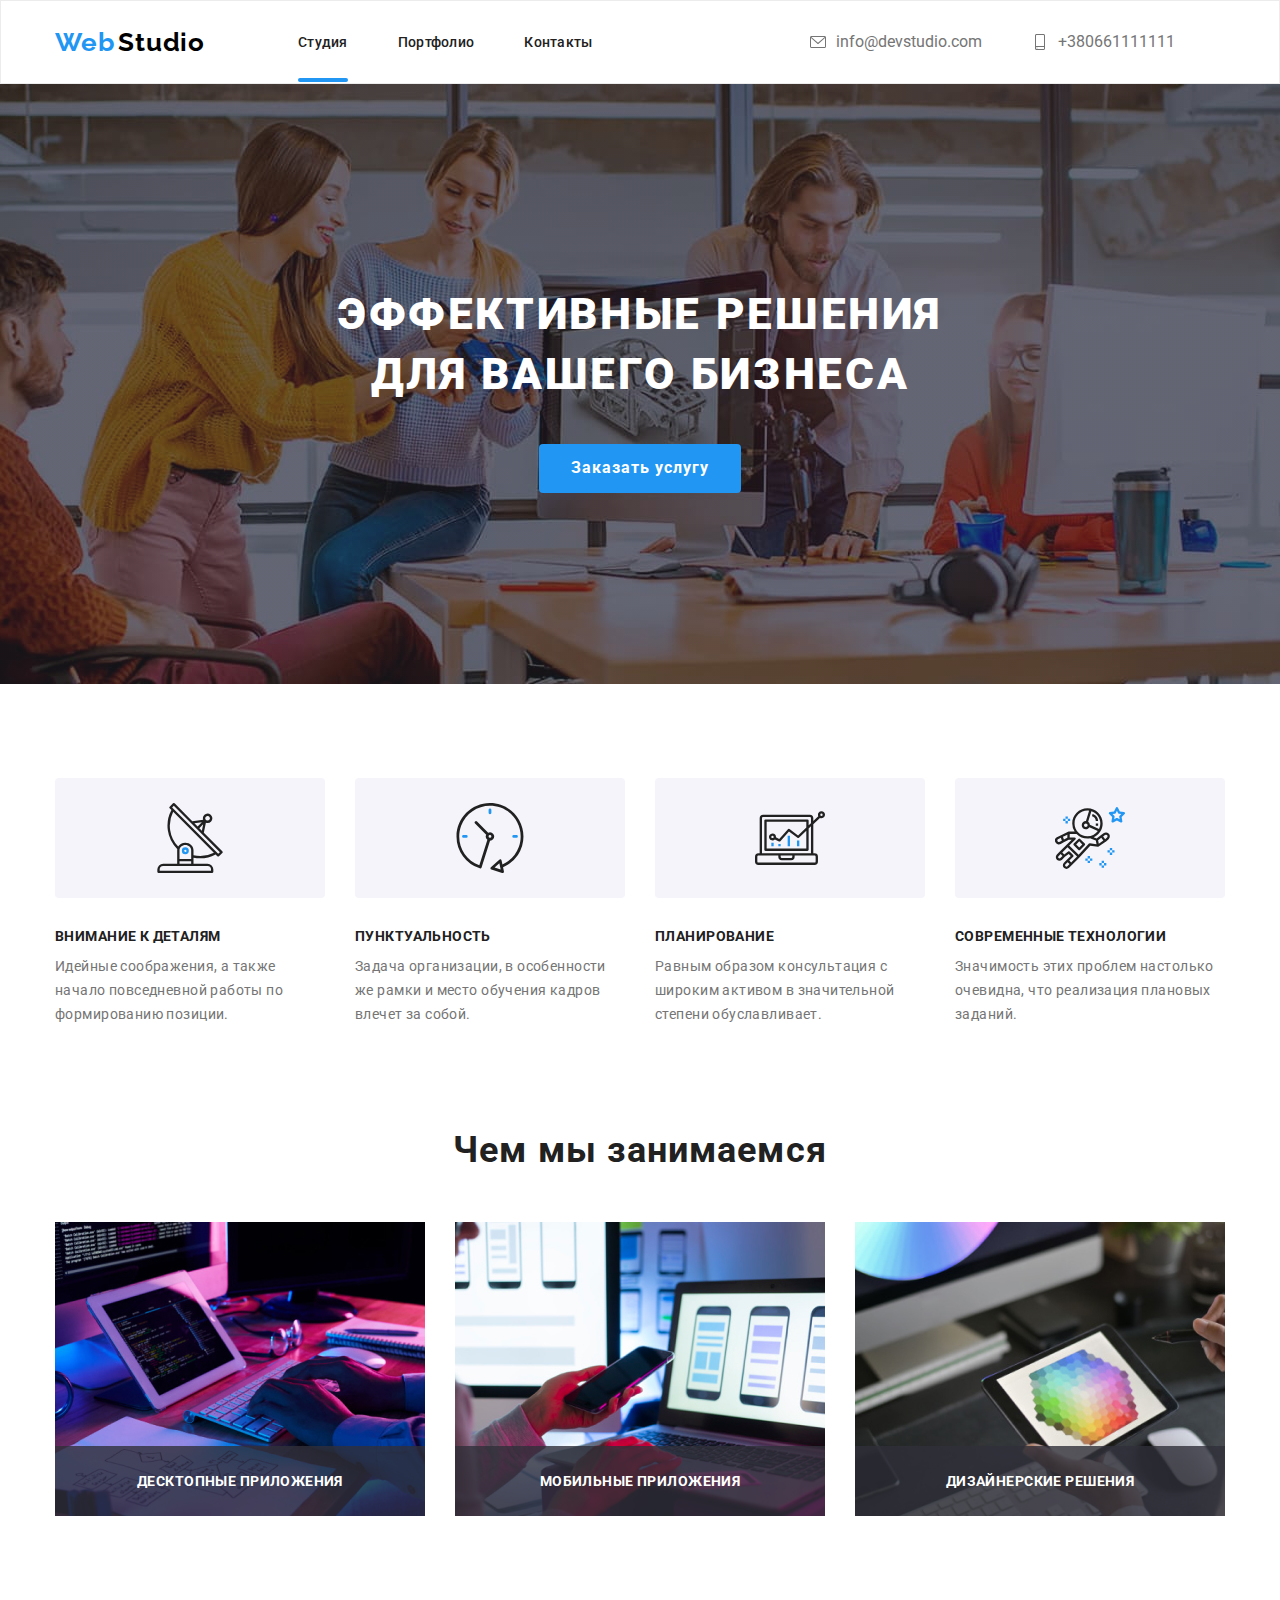
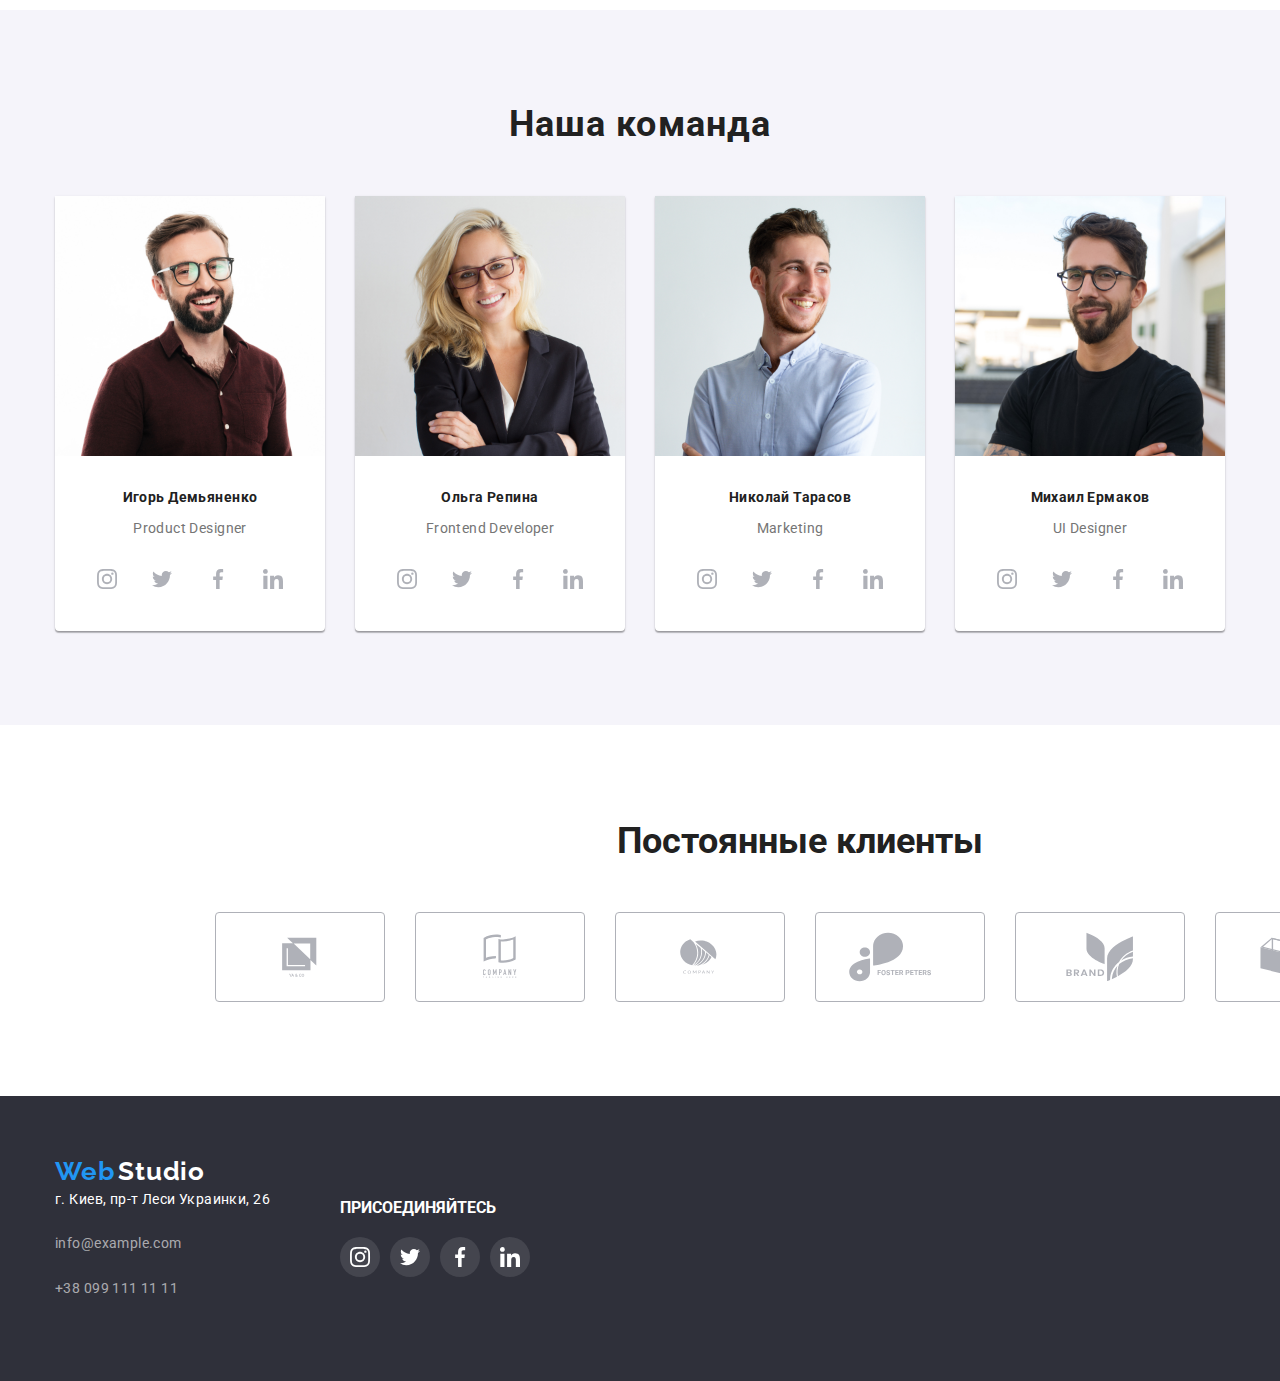
<file: index.html>
<!DOCTYPE html>
<html lang="en">
<head>
  <meta charset="UTF-8">
  <meta name="viewport" content="width=device-width, initial-scale=1.0">
  <title>WebStudio</title>
  <link rel="stylesheet" href="https://cdnjs.cloudflare.com/ajax/libs/modern-normalize/1.0.0/modern-normalize.min.css">
  <link rel="stylesheet" href="./css/styles.css" />
  <link rel="preconnect" href="https://fonts.gstatic.com">
  <link href="https://fonts.googleapis.com/css2?family=Raleway:wght@700&family=Roboto:wght@500;700;900&display=swap" rel="stylesheet">

</head>
<body>
<header class="header"> 
  <div class="container">
    <nav class="header-nav">
       <a href="./index.html" class="logo-header">
       <span class="logo-web">Web</span>
       <span class="logo-studio">Studio</span>
      </a>

      <ul class="list">  
        <li class="item"> <a class="header-link current" href="">Студия</a></li>
        <li class="item"> <a class="header-link" href="./portfolio.html">Портфолио</a></li>
        <li class="item"> <a class="header-link" href="">Контакты</a></li>
      </ul>

    </nav>
    <ul class="contact-list">     
      <li class="item">    
        <a class="tel-link" href="malito:info@example.com">       
          <svg class="item-icon" width="16" height="16"> 
            <use href="./images/symbol-defs.svg#icon-envelope"></use>        
          </svg>        
          info@devstudio.com        
        </a>       
      </li>        
      <li class="item">                 
        <a class="tel-link" href="tel +380991111111">      
      <svg class="item-icon" width="16" height="16">
        <use href="./images/symbol-defs.svg#icon-smartphone"></use>
      </svg>
        +380661111111
    </a></li>
    </ul>
  </div>
</header>

<main class="main-background">

  <section class="hero">
    <div class="container">

    <h1 class="title-list">Эффективные решения для вашего бизнеса</h1>
   <div class="big-button"> <button class="hero-button">Заказать услугу</button></div>
    </div>
  </section>

  <section class="sec-hero">
    <div class="container">

    <ul class="main-list">
      <li class="main-item">
        <div class="background-icon">
          <svg class="icon-group" height="70" width="70">
            <use href="./images/symbol-defs.svg#icon-antenna-1"></use>
          </svg>
        </div>
        <h2 class="main-text">Внимание к деталям</h2>
        <p class="sec-text">Идейные соображения, а также начало повседневной работы по формированию позиции.
        </p>
      </li>
      <li class="main-item">
        <div class="background-icon">
          <svg class="icon-group" height="70" width="70">
            <use href="./images/symbol-defs.svg#icon-clock-1"></use>
          </svg>
        </div>

        <h2 class="main-text">Пунктуальность</h2>
        <p class="sec-text">Задача организации, в особенности же рамки и место обучения кадров влечет за собой.

        </p>

      </li>
      <li class="main-item">
        <div class="background-icon">
          <svg class="icon-group" height="70" width="70">
            <use href="./images/symbol-defs.svg#icon-diagram-1"></use>
          </svg>
        </div>
      
        <h3 class="main-text">Планирование</h3>
        <p class="sec-text">Равным образом консультация с широким активом в значительной степени обуславливает.
        
        </li>
        <li class="main-item">
          <div class="background-icon">
            <svg class="icon-group" height="70" width="70">
              <use href="./images/symbol-defs.svg#icon-astronaut-1"></use>
            </svg>
          </div>
          
          <h3 class="main-text">Современные технологии</h3>
          <p class="sec-text">Значимость этих проблем настолько очевидна, что реализация плановых заданий.

          </li>
        </ul>

    </div>
      </section>
      <section class="study-section">
        <div class="container">

        <h2 class="footer-text">Чем мы занимаемся</h2>
          <ul class="gallery">
            <li class="img"> 
              <div class="overlay-box">
              <img class="img-box" src="images/imgBox1.jpg" 
              alt="Человек печатает на компьютере" 
              width="370" height="294">  

              <div class="overlay-text">
                <p class="overlay-text-box">Десктопные приложения</p>
              </div>
            </div>
          
          </li>
          <li class="img"> 
            <div class="overlay-box">
            <img class="img-box" src="images/imgBox2.jpg" 
            alt="Человек смотрит в телефон" 
            width="370" height="294">  
            <div class="overlay-text">
              <p class="overlay-text-box">Мобильные приложения</p>
            </div>

            </div>
         
        </li>
        <li class="img"> 
          <div class="overlay-box">
          <img class="img-box" src="images/imgBox3.jpg" 
          alt="Человек выбирает цвета на планшете" 
          width="370" height="294"> 
          <div class="overlay-text">
            <p class="overlay-text-box">Дизайнерские решения</p>
          </div> 

          </div>
      </li>
    </ul>
        </div>
  </section>
  <section class="team-section">
    <div class="container">
    
    <h2 class="footer-text">Наша команда</h2>
    <ul class="team">
      <li class="team-card"> 
        <img class="img-background" src="images/img1.jpg"
        alt="Веселый мужчина"
        width="270" >
        <div class="team-member">
        <h2 class="name-team">Игорь Демьяненко</h2>
        <p class="about-team">Product Designer</p>
      <ul class="social-link">
        <li class="bg-color">
          <a href class="social-icon-link">
            <svg class="color-icon" width="20" height="20">
              <use href="./images/symbol-defs.svg#icon-instagram-2"></use>
            </svg>
          </a>
        </li>
        <li class="bg-color">
          <a href class="social-icon-link">
            <svg class="color-icon" width="20" height="20">
              <use href="./images/symbol-defs.svg#icon-twitter-1"></use>
            </svg>
          </a>
        </li>
        <li class="bg-color">
          <a href class="social-icon-link">
            <svg class="color-icon" width="20" height="20">
              <use href="./images/symbol-defs.svg#icon-facebook-1"></use>
            </svg>
          </a>
        </li>
        <li class="bg-color">
          <a href class="social-icon-link">
            <svg class="color-icon" width="20" height="20">
              <use href="./images/symbol-defs.svg#icon-linkedin-1"></use>
            </svg>
          </a>
        </li>
      
        
        
      </li>
      </div>
      <li class="team-card"> 
        
        <img class="img-background" src="images/img2.jpg"
        alt="Улыбающаяся женщина"
        width="270" >
        <div class="team-member">
        <h3 class="name-team">Ольга Репина</h3>
        <p class="about-team">Frontend Developer</p>
      
        <ul class="social-link">
          <li class="bg-color">
            <a href class="social-icon-link">
              <svg class="color-icon" width="20" height="20">
                <use href="./images/symbol-defs.svg#icon-instagram-2"></use>
              </svg>
            </a>
          </li>
          <li class="bg-color">
            <a href class="social-icon-link">
              <svg class="color-icon" width="20" height="20">
                <use href="./images/symbol-defs.svg#icon-twitter-1"></use>
              </svg>
            </a>
          </li>
          <li class="bg-color">
            <a href class="social-icon-link">
              <svg class="color-icon" width="20" height="20">
                <use href="./images/symbol-defs.svg#icon-facebook-1"></use>
              </svg>
            </a>
          </li>
          <li class="bg-color">
            <a href class="social-icon-link">
              <svg class="color-icon" width="20" height="20">
                <use href="./images/symbol-defs.svg#icon-linkedin-1"></use>
              </svg>
            </a>
          </li>
         </ul>
        </div>
      </li> 
      <li class="team-card"> 
        
        <img class="img-background" src="images/img3.jpg"
        alt="Веселый мужчина"
        width="270" >
        <div class="team-member">
        
        <h3 class="name-team">Николай Тарасов</h3>
        <p class="about-team">Marketing</p>
        <ul class="social-link">
          <li class="bg-color">
            <a href class="social-icon-link">
              <svg class="color-icon" width="20" height="20">
                <use href="./images/symbol-defs.svg#icon-instagram-2"></use>
              </svg>
            </a>
          </li>
          <li class="bg-color">
            <a href class="social-icon-link">
              <svg class="color-icon" width="20" height="20">
                <use href="./images/symbol-defs.svg#icon-twitter-1"></use>
              </svg>
            </a>
          </li>
          <li class="bg-color">
            <a href class="social-icon-link">
              <svg class="color-icon" width="20" height="20">
                <use href="./images/symbol-defs.svg#icon-facebook-1"></use>
              </svg>
            </a>
          </li>
          <li class="bg-color">
            <a href class="social-icon-link">
              <svg class="color-icon" width="20" height="20">
                <use href="./images/symbol-defs.svg#icon-linkedin-1"></use>
              </svg>
            </a>
          </li>
        </ul>
      </div>
        
      </li> 
      <li class="team-card"> 
        
        <img class="img-background" src="images/img4.jpg"
        alt="Веселый мужчина"
        width="270" >
        <div class="team-member">
        
        <h3 class="name-team">Михаил Ермаков</h3>
        <p class="about-team">UI Designer</p>
        <ul class="social-link">
          <li class="bg-color">
            <a href class="social-icon-link">
              <svg class="color-icon" width="20" height="20">
                <use href="./images/symbol-defs.svg#icon-instagram-2"></use>
              </svg>
            </a>
          </li>
          <li class="bg-color">
            <a href class="social-icon-link">
              <svg class="color-icon" width="20" height="20">
                <use href="./images/symbol-defs.svg#icon-twitter-1"></use>
              </svg>
            </a>
          </li>
          <li class="bg-color">
            <a href class="social-icon-link">
              <svg class="color-icon" width="20" height="20">
                <use href="./images/symbol-defs.svg#icon-facebook-1"></use>
              </svg>
            </a>
          </li>
          <li class="bg-color">
            <a href class="social-icon-link">
              <svg class="color-icon" width="20" height="20">
                <use href="./images/symbol-defs.svg#icon-linkedin-1"></use>
              </svg>
            </a>
          </li>
        </ul>
      </div>
      </li> 
      </ul>

    </div>
  </section>
<section class="our-clients">
  <div class="container">
    <h2 class="section-title-clients">Постоянные клиенты</h2>
    <ul class="clients-icon-list">
      <li class="clients-list-item">
        <a href class="client-link">
          <svg class="company-icon" widht="44" height="50">
            <use href="./images/client-icon.svg#icon-Logo"></use>
          </svg>
        </a>
      </li>
      <li class="clients-list-item">
        <a href class="client-link">
          <svg class="company-icon" widht="44" height="50">
            <use href="./images/client-icon.svg#icon-Logo-1"></use>
          </svg>
        </a>
      </li>
      <li class="clients-list-item">
        <a href class="client-link">
          <svg class="company-icon" widht="44" height="50">
            <use href="./images/client-icon.svg#icon-Logo-2"></use>
          </svg>
        </a>
      </li>
      <li class="clients-list-item">
        <a href class="client-link">
          <svg class="company-icon" widht="44" height="50">
            <use href="./images/client-icon.svg#icon-Logo-3"></use>
          </svg>
        </a>
      </li>
      <li class="clients-list-item">
        <a href class="client-link">
          <svg class="company-icon" widht="44" height="50">
            <use href="./images/client-icon.svg#icon-Logo-4"></use>
          </svg>
        </a>
      </li>
      <li class="clients-list-item">
        <a href class="client-link">
          <svg class="company-icon" widht="44" height="50">
            <use href="./images/client-icon.svg#icon-Logo-5"></use>
          </svg>
        </a>
      </li>

    </ul>
  </div>
</section>

</main>

<footer class="main-footer">
  <div class="container">

    <div class="footer-container">
    <a href="./index.html" class="last-logo">
      <span class="logo-web">Web</span>
      <span class="logo-studio-footer">Studio</span>
    </a>
    <address class="addres">
      <ul class="footer-adress">
        <li class="footer-contact">
          <p class="footer-street"> г. Киев, пр-т Леси Украинки, 26 </p>
        </li>
        <li class="footer-contact"><a class="footer-tel" href="malito:info@example.com">
            info@example.com</a></li>
        <li class="footer-contact"><a class="footer-tel" href="tel +380991111111">
            +38 099 111 11 11 </a></li>
      </ul>
    </address>
    </div>

    <div class="footer-link-container">
      <p class="invite-text">присоединяйтесь</p>
      
      <ul class="footer-social-item">
        <li>
          <a href class="footer-social-links">
            <svg widht="20" height="20">
              <use href="./images/symbol-defs.svg#icon-instagram-2"></use>
            </svg>
          </a>
        </li>
        
        <li>
          <a href class="footer-social-links">
            <svg widht="20" height="20">
              <use href="./images/symbol-defs.svg#icon-twitter-1"></use>
            </svg>
          </a>
        </li>
        <li>
          <a href class="footer-social-links">
            <svg widht="20" height="20">
              <use href="./images/symbol-defs.svg#icon-facebook-1"></use>
            </svg>
          </a>
        </li>
        <li>
          <a href class="footer-social-links">
            <svg widht="20" height="20">
              <use href="./images/symbol-defs.svg#icon-linkedin-1"></use>
            </svg>
          </a>
        </li>
      </ul>
    </div>

  </div>

 
</footer>

</body>
</html>
</file>
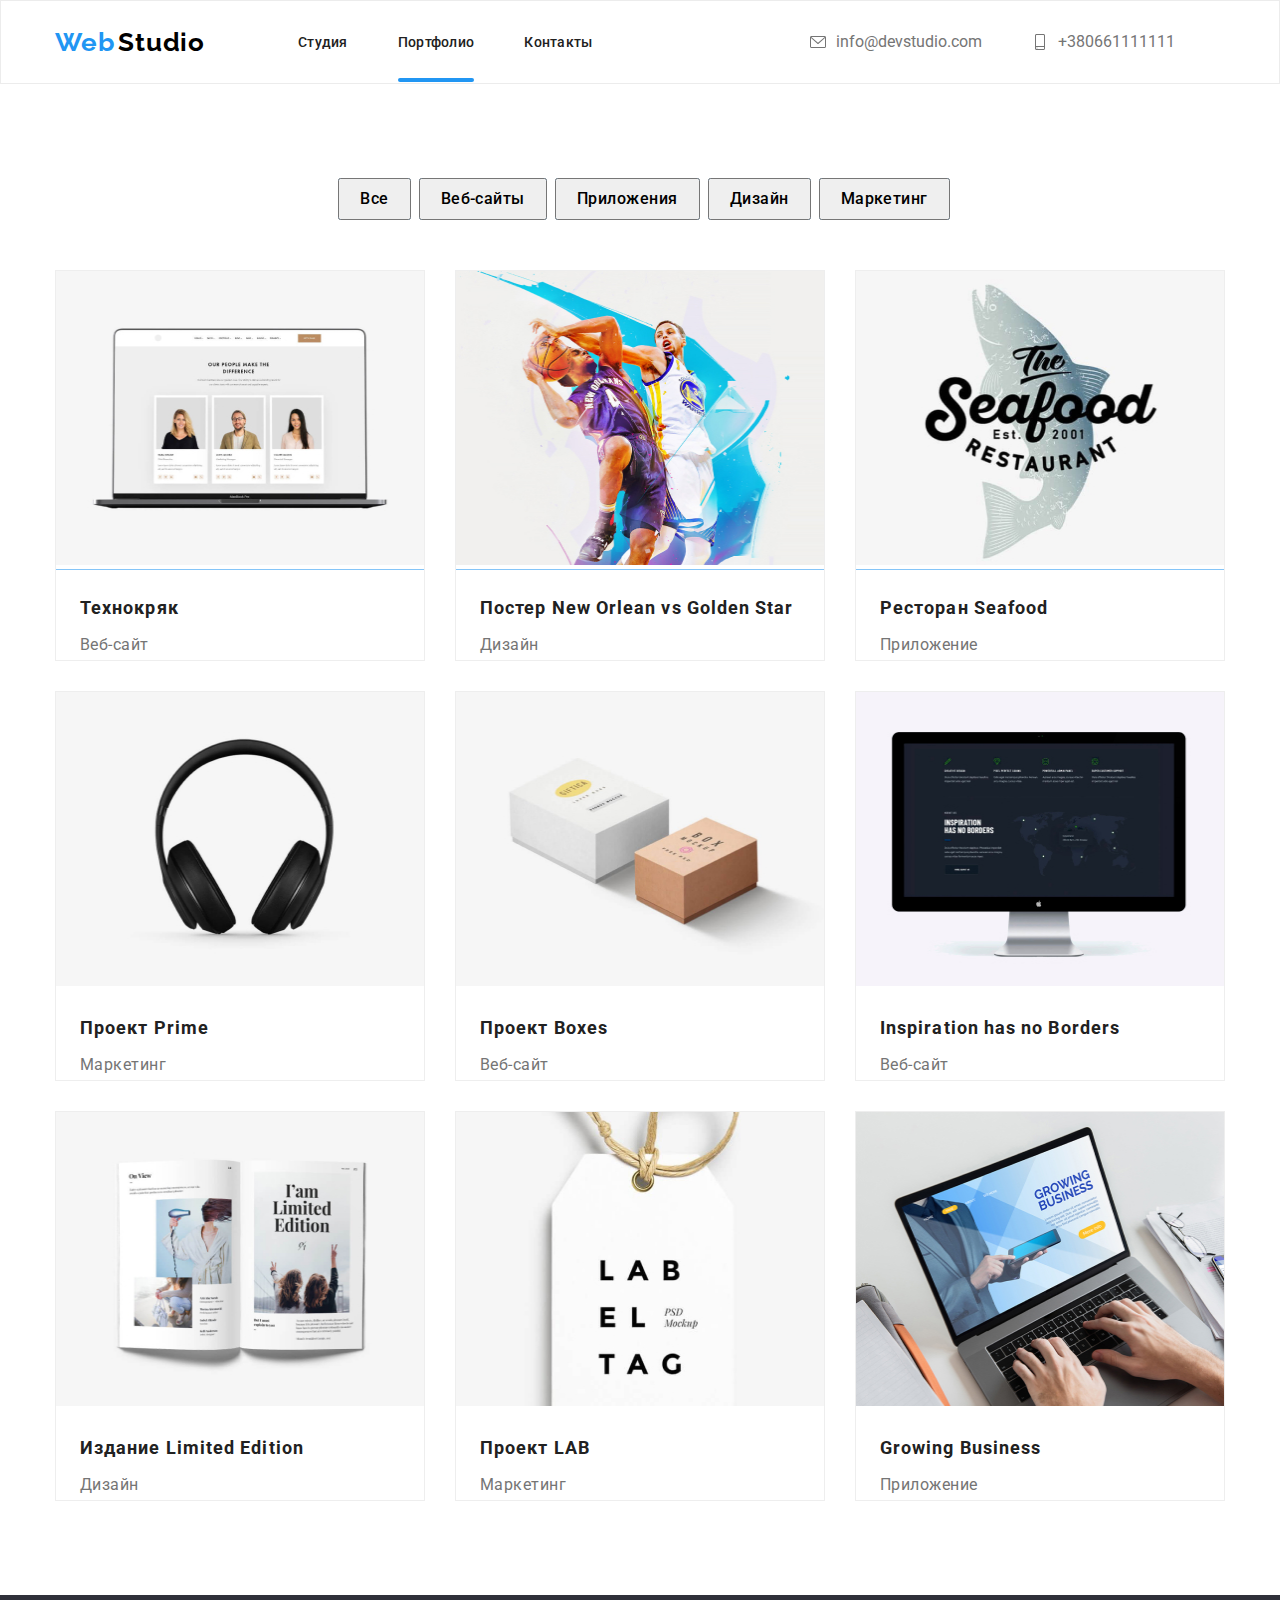
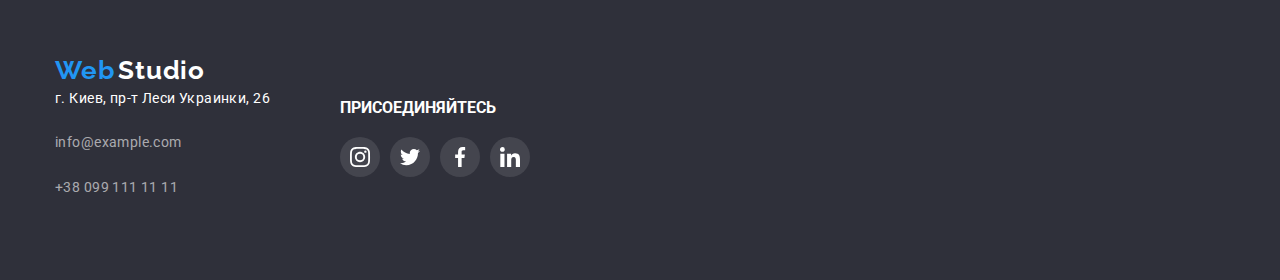
<file: portfolio.html>
<!DOCTYPE html>
<html lang="en">
<head>
  <meta charset="UTF-8">
  <meta name="viewport" content="width=device-width, initial-scale=1.0">
  <title>WebStudio</title>
  <link rel="stylesheet" href="https://cdnjs.cloudflare.com/ajax/libs/modern-normalize/1.0.0/modern-normalize.min.css">
  <link rel="preconnect" href="https://fonts.gstatic.com">
  <link href="https://fonts.googleapis.com/css2?family=Raleway:wght@700&family=Roboto:wght@500;700;900&display=swap" rel="stylesheet">
  <link rel="stylesheet" href="./css/styles.css" />
</head>
<body>
  <header class="header">
    <div class="container">
    <nav class="header-nav">
      <a href="/porfolio.html" class="logo-header">
        <span class="logo-web">Web</span>
        <span class="logo-studio">Studio</span>
      </a>

      <ul class="list">
        <li class="item"> <a class="header-link" href="./index.html">Студия</a> </li>
        <li class="item"> <a class="header-link current" href="/portfolio.html">Портфолио</a> </li>
        <li class="item"> <a class="header-link" href="">Контакты</a> </li>
      </ul>

    </nav>
    <ul class="contact-list">
      <li class="item">
        <a class="tel-link" href="malito:info@example.com">
          <svg class="item-icon" width="16" height="16">
            <use href="./images/symbol-defs.svg#icon-envelope"></use>
          </svg>
          info@devstudio.com
        </a>
      </li>
      <li class="item">
        <a class="tel-link" href="tel +380991111111">
          <svg class="item-icon" width="16" height="16">
            <use href="./images/symbol-defs.svg#icon-smartphone"></use>
          </svg>
          +380661111111
        </a></li>
    </ul>
    </div>
  </header>
  <main>
    <section class="card-section">
      <div class="container">
      <ul class="hero-buttons"> 
      <li class="button"><button class="btn">Все</button></li>
      <li class="button"><button class="btn">Веб-сайты</button></li>
      <li class="button"><button class="btn">Приложения</button></li>
      <li class="button"><button class="btn">Дизайн</button></li>
      <li class="button"><button class="btn">Маркетинг</button></li>
    </ul>

   <ul class="main-list-wrap">
     <li class="card-wrap">
       <a class="product-item">

       <div class="overlay-anim">
       <img class="card-wrap-img" src="images/image.jpg"
       alt="Веб-страница" width="370" height="294">
       <p class="anim-text">Технокряк это современная площадка распространения коронавируса. Компании используют эту платформу для цифрового
      шпионажа и атак на защищённые сервера конкурентов.</p>
      </div>
      <h2 class="card-name">Технокряк</h2> 
       <p class="about-card">Веб-сайт</p>
      </a>

     </li>
     <li class="card-wrap">
      <a class="product-item">
        
        <div class="overlay-anim">

       <img  class="card-wrap-img" src="images/image1.jpg"
       alt="Баскетбол" width="300" height="294"> 
      <p class="anim-text">Технокряк это современная площадка распространения коронавируса. Компании используют эту платформу
        для цифрового
        шпионажа и атак на защищённые сервера конкурентов.</p>
        </div>

       <h2 class="card-name">Постер New Orlean vs Golden Star</h2>
       <p class="about-card">Дизайн</p>
    
    </a>
     </li>

     
     <li class="card-wrap">
       <a class="product-item">
        <div class="overlay-anim">
       <img class="card-wrap-img" src="images/image2.jpg"
       alt="Рыба" width="300" height="294">
      <p class="anim-text">Технокряк это современная площадка распространения коронавируса. Компании используют эту платформу
        для цифрового
        шпионажа и атак на защищённые сервера конкурентов.</p>

      </div>
       <h2 class="card-name">Ресторан Seafood</h2>
       <p class="about-card">Приложение</p>
       </a>
      </li>

     <li class="card-wrap">
       <a class="product-item">
         <div class="overlay-anim">
       <img  class="card-wrap-img" src="images/image3.jpg"
       alt="Наушники" width="300" height="294">
      <p class="anim-text">Технокряк это современная площадка распространения коронавируса. Компании используют эту платформу
        для цифрового
        шпионажа и атак на защищённые сервера конкурентов.</p>
         </div>

       <h2 class="card-name">Проект Prime</h2>
       <p class="about-card">Маркетинг</p>
       </a>
      </li>

     <li class="card-wrap">
       <a class="product-item">
         <div class="overlay-anim">
       <img class="card-wrap-img" src="images/image4.jpg"
       alt="Коробка" width="300" height="294">
      <p class="anim-text">Технокряк это современная площадка распространения коронавируса. Компании используют эту платформу
        для цифрового
        шпионажа и атак на защищённые сервера конкурентов.</p>
         </div>

       <h2 class="card-name">Проект Boxes</h2>
       <p class="about-card">Веб-сайт</p>
       </a>
      </li>
     <li class="card-wrap">
        <a class="product-item">
          <div class="overlay-anim">
       <img  class="card-wrap-img" src="images/image6.jpg"
       alt="Веб-карта" width="300" height="294">
          <p class="anim-text">Технокряк это современная площадка распространения коронавируса. Компании используют эту платформу
            для цифрового
            шпионажа и атак на защищённые сервера конкурентов.</p>
          </div>
       <h2 class="card-name">Inspiration has no Borders</h2>
       <p class="about-card">Веб-сайт</p>
        </a>
      </li>
     <li class="card-wrap">
       <a class="product-item">
         <div class="overlay-anim">
       <img  class="card-wrap-img" src="images/image5.jpg"
       alt="Книга" width="300" height="294">
      <p class="anim-text">Технокряк это современная площадка распространения коронавируса. Компании используют эту платформу
        для цифрового
        шпионажа и атак на защищённые сервера конкурентов.</p>

         </div>

       <h2 class="card-name">Издание Limited Edition</h2>
       <p class="about-card">Дизайн</p>
       </a>
      </li>
     <li class="card-wrap">
      <a class="product-item">
        <div class="overlay-anim">
       <img  class="card-wrap-img" src="images/image7.jpg"
       alt="Этикетка" width="300" height="294">
      <p class="anim-text">Технокряк это современная площадка распространения коронавируса. Компании используют эту платформу
        для цифрового
        шпионажа и атак на защищённые сервера конкурентов.</p>

        </div>
       <h2 class="card-name">Проект LAB</h2>
       <p class="about-card">Маркетинг</p>
      </a>
      </li>
     <li class="card-wrap">
        <a class="product-item">
          <div class="overlay-anim">
       <img  class="card-wrap-img" src="images/image8.jpg"
       alt="Человек печатает" width="300" height="294">
      <p class="anim-text">Технокряк это современная площадка распространения коронавируса. Компании используют эту платформу
        для цифрового
        шпионажа и атак на защищённые сервера конкурентов.</p>

          </div>
       <h2 class="card-name">Growing Business</h2>
       <p class="about-card">Приложение</p>
        </a>
      </li>
   </ul>

      </div>
  </section>
  </main>
  <footer class="main-footer">
    <div class="container">

  <div class="footer-container">
    <a href="./index.html" class="last-logo">
      <span class="logo-web">Web</span>
      <span class="logo-studio-footer">Studio</span>
    </a>
    <address class="addres">
      <ul class="footer-adress">
        <li class="footer-contact">
          <p class="footer-street"> г. Киев, пр-т Леси Украинки, 26 </p>
        </li>
        <li class="footer-contact"><a class="footer-tel" href="malito:info@example.com">
            info@example.com</a></li>
        <li class="footer-contact"><a class="footer-tel" href="tel +380991111111">
            +38 099 111 11 11 </a></li>
      </ul>
    </address>
  </div>

      <div class="footer-link-container">
        <p class="invite-text">присоединяйтесь</p>
      
        <ul class="footer-social-item">
          <li>
            <a href class="footer-social-links">
              <svg widht="20" height="20">
                <use href="./images/symbol-defs.svg#icon-instagram-2"></use>
              </svg>
            </a>
          </li>
      
          <li>
            <a href class="footer-social-links">
              <svg widht="20" height="20">
                <use href="./images/symbol-defs.svg#icon-twitter-1"></use>
              </svg>
            </a>
          </li>
          <li>
            <a href class="footer-social-links">
              <svg widht="20" height="20">
                <use href="./images/symbol-defs.svg#icon-facebook-1"></use>
              </svg>
            </a>
          </li>
          <li>
            <a href class="footer-social-links">
              <svg widht="20" height="20">
                <use href="./images/symbol-defs.svg#icon-linkedin-1"></use>
              </svg>
            </a>
          </li>
        </ul>
      </div>

    </div>
  </footer>
</body>
</html>
</file>
<file: css/styles.css>
:root {
  --mainbackground-color: #e5e5e5;
  --dark-background-color: #2f303a;
  --sec-background-color: #f5f4fa;

  --main-color: #ffffff;
  --sec-color: #2196f3;

  --dark-main-color: #212121;
  --dark-sec-color: #757575;
  --dark-add-color: rgba(255, 255, 255, 0.6);

  --icon-color: #afb1b8;
}

body {
  font-family: "Roboto", sans-serif;

  background-color: var(--maincolor-color);
}

span {
  font-family: "Raleway", sans-serif;
  font-weight: 700;
}

ul,
h1,
h2,
h3 {
  margin: 0;
  padding: 0;
  text-decoration: none;
}

a {
  text-decoration: none;
}
li {
  margin: 0;
  padding: 0;
  list-style: none;
}

p {
  margin: 0;
  padding: 0;
}

.main-nav {
  background-color: var(--main-color);
}
.main-background {
  color: var(--mainbackground-color);
}

/*Маржины и падинги HEADER*/

.container {
  width: 1200px;
  margin: 0 auto;
  padding: 0 15px;
}
.logo-header {
  margin-right: 93px;
}
.header {
  display: flex;
  align-items: center;
  border: 1px solid #ececec;

  background-color: var(--main-color);
}
.header-link {
  position: relative;

  display: block;

  font-family: Roboto;
  font-style: normal;
  font-weight: 500;
  font-size: 14px;
  line-height: 16px;
  letter-spacing: 0.02em;

  padding-top: 32px;
  padding-bottom: 32px;

  color: var(--dark-main-color);
}

.header-link:hover,
.header-link:focus {
  color: var(--sec-color);
}

.current::before {
  position: absolute;
  left: 0;
  bottom: 0;
  content: "";
  display: block;
  width: 100%;
  height: 4px;
  background-color: var(--sec-color);
  border-radius: 2px;
}

.header-nav {
  display: flex;
  align-items: center;
}

.header > .container {
  display: flex;
  align-items: center;
}

.list {
  display: flex;
  align-items: center;
}

.list > .item:not(:last-child) {
  display: flex;
  margin-right: 50px;
}

.item {
  margin-right: 50px;
}
.item-icon {
  margin-right: 10px;
  fill: currentColor;
}
.background-icon {
  background: #f5f4fa;

  display: flex;
  justify-content: center;
  align-items: center;

  width: 270px;
  height: 120px;
  border-radius: 4px;
  margin-bottom: 30px;
}

.contact-list {
  display: flex;
  align-items: center;
  margin-left: auto;
}
.tel-link {
  display: flex;
  align-items: center;

  padding-top: 32px;
  padding-bottom: 32px;

  color: var(--dark-sec-color);
}
.tel-link:hover,
.tel-link:focus {
  color: var(--sec-color);
}

.main-list {
  display: flex;
}

.main-item {
  margin-right: 30px;
  width: 270px;
}
.main-item:last-child {
  margin-right: 0px;
}

.title-list {
  max-width: 696px;
  margin: 0 auto;
  margin-bottom: 40px;

  font-family: Roboto;
  font-style: normal;
  font-weight: 900;
  font-size: 44px;
  line-height: 60px;

  text-align: center;
  letter-spacing: 0.06em;
  text-transform: uppercase;

  color: var(--main-color);
}
.main-text {
  display: flex;
  margin-bottom: 10px;

  font-family: Roboto;
  font-style: normal;
  font-weight: bold;
  font-size: 14px;
  line-height: 16px;
  letter-spacing: 0.03em;
  text-transform: uppercase;

  color: var(--dark-main-color);
}
.sec-text {
  font-family: Roboto;
  font-style: normal;
  font-weight: normal;
  font-size: 14px;
  line-height: 24px;
  letter-spacing: 0.03em;

  margin-top: 10px;
  margin-bottom: 10px;

  color: var(--dark-sec-color);
}

.gallery {
  display: flex;
  align-items: center;
}
.img {
  margin-right: 30px;
}
.img:last-child {
  margin-right: 0px;
}

.footer-text {
  text-align: center;
  padding-bottom: 50px;

  font-weight: 700;
  font-size: 36px;
  line-height: 1.16;
  letter-spacing: 0.03em;

  color: var(--dark-main-color);
}

.sec-hero {
  padding-bottom: 94px;
  padding-top: 94px;
}

.team {
  display: flex;
  align-items: center;
}
.overlay-box {
  position: relative;
}
.img-box {
  display: block;
}
.overlay-text {
  position: absolute;
  left: 0;
  bottom: 0;
  width: 100%;
  height: 70px;
  padding-bottom: 27px;
  padding-top: 27px;

  background: rgba(47, 48, 58, 0.8);
}
.overlay-text-box {
  font-weight: 700;
  font-size: 14px;
  line-height: 16px;
  text-align: center;
  letter-spacing: 0.03em;
  text-transform: uppercase;

  color: var(--main-color);
}

.social-icon-link {
  display: flex;
  justify-content: center;
  align-items: center;
  border-radius: 50%;
  width: 44px;
  height: 44px;
  color: #afb1b8;
}
.social-icon-link:hover,
.social-icon-link:focus {
  background-color: var(--sec-color);
  color: var(--main-color);
}
.anim-text {
  position: absolute;

  font-weight: 400;
  font-size: 18px;
  line-height: 1.55;
  letter-spacing: 0.03em;
  top: 0;
  left: 0;
  height: 100%;
  background-color: rgba(33, 150, 243, 0.9);
  padding: 24px 63px 24px 63px;
  overflow-y: scroll;
  transform: translateY(100%);
  transition: transform 250ms linear, opacity 250ms linear;

  color: var(--main-color);
}
.overlay-anim {
  position: relative;
  overflow: hidden;
}
.product-item:hover .anim-text,
.product-item:focus .anim-text {
  transform: translate(0);
  opacity: 1;
  cursor: pointer;
  box-shadow: 0px 1px 1px rgba(0, 0, 0, 0.12), 0px 4px 4px rgba(0, 0, 0, 0.06),
    1px 4px 6px rgba(0, 0, 0, 0.16);
}
.product-item:hover,
.product-item:focus {
  box-shadow: 0px 1px 1px rgba(0, 0, 0, 0.12), 0px 4px 4px rgba(0, 0, 0, 0.06),
    1px 4px 6px rgba(0, 0, 0, 0.16);
}
.product-item {
  display: block;
  transition: box-shadow 250ms cubic-bezier(0.4, 0, 0.2, 1);
}

.bg-color:hover {
  background-color: var(--sec-color);
  border-radius: 50%;
}

.color-icon {
  fill: currentColor;
}
.color-icon:hover {
  fill: var(--main-color);
}
.social-link {
  display: flex;
  justify-content: space-between;
  background-color: var(--main-color);
}
.team-member {
  padding: 30px 30px;
}

.team-card {
  width: 368px;
  margin-right: 30px;

  background-color: var(--main-color);

  box-shadow: 0px 1px 3px rgba(0, 0, 0, 0.12), 0px 1px 1px rgba(0, 0, 0, 0.14),
    0px 2px 1px rgba(0, 0, 0, 0.2);
  border-radius: 0px 0px 4px 4px;
}

.team-card:last-child {
  margin-right: 0;
}

.img-background {
  width: 270px;
  height: 100%;
}
.name-team {
  margin-bottom: 10px;
  text-align: center;

  font-weight: 700;
  font-size: 14px;
  line-height: 1.14;
  letter-spacing: 0.03em;

  color: var(--dark-main-color);
}
.about-team {
  margin-bottom: 16px;
  text-align: center;

  font-weight: normal;
  font-size: 14px;
  line-height: 1.74;
  letter-spacing: 0.03em;

  color: var(--dark-sec-color);
}

.card-name {
  margin-top: 20px;
  padding-left: 24px;
  padding-right: 24px;

  font-weight: bold;
  font-size: 18px;
  line-height: 2;
  letter-spacing: 0.06em;

  color: var(--dark-main-color);
}
.about-card {
  margin-top: 4px;
  padding-left: 24px;
  padding-right: 24px;

  font-weight: normal;
  font-size: 16px;
  line-height: 1.87;
  letter-spacing: 0.03em;

  color: var(--dark-sec-color);
}
.our-clients {
  width: 1600px;
  margin-left: auto;
  margin-right: auto;
  padding-top: 95px;
  padding-bottom: 94px;
}

.section-title-clients {
  font-size: 36px;
  line-height: 1.17;
  text-align: center;
  margin-bottom: 50px;

  color: var(--dark-main-color);
}
.clients-icon-list {
  display: flex;
}

.clients-list-item:not(:last-child) {
  margin-right: 30px;
}
.company-icon {
  fill: currentColor;
}

.client-link {
  display: flex;

  justify-content: center;
  align-items: center;
  width: 170px;
  height: 90px;
  border: 1px solid var(--icon-color);
  border-radius: 4px;
  color: var(--icon-color);
}
.company-icon:hover,
.company-icon:focus {
  border-color: var(--sec-color);
  color: var(--sec-color);
}
.footer-social-links {
  display: flex;
  align-items: center;
  justify-content: center;
  border-radius: 50%;
  width: 40px;
  height: 40px;

  fill: #ffffff;
  background: rgba(255, 255, 255, 0.1);
}
.footer-social-links:hover {
  background-color: #2196f3;
}
.footer-social-item > li:not(:last-child) {
  margin-right: 10px;
}

.footer-social-item {
  display: flex;
}

.invite-text {
  text-transform: uppercase;
  font-weight: 700;
  padding-bottom: 20px;
  color: var(--main-color);
}

.footer-container {
  margin-right: 70px;
}
.footer-social-icon {
  width: 190px;
  height: 78px;
}

.hero-button {
  display: block;
  margin: auto;
  padding: 10px 32px;

  font-weight: 700;
  font-size: 16px;
  line-height: 1.8;
  letter-spacing: 0.06em;
  cursor: pointer;

  border: 0;
  border-radius: 4px;

  color: var(--main-color);
  background-color: var(--sec-color);
}

.hero-buttons {
  display: flex;
  justify-content: center;
  margin-bottom: 50px;
}
.button {
  display: flex;
  align-items: center;
  margin-left: 8px;
  border-radius: 4px;
  background: var(--sec-color);
}

.btn:hover,
.btn:focus {
  background-color: var(--sec-color);
  color: var(--main-color);
}

.btn {
  cursor: pointer;
  font-family: Roboto;
  font-style: normal;
  font-weight: 500;
  font-size: 16px;
  line-height: 26px;

  text-align: center;
  letter-spacing: 0.03em;

  padding-top: 6px;
  padding-bottom: 6px;
  padding-right: 20px;
  padding-left: 20px;
}

.hero {
  background: var(--dark-background-color);
  padding-top: 200px;
  padding-bottom: 200px;

  max-width: 1600px;
  height: 600px;
  margin-left: auto;
  margin-right: auto;
  background-image: linear-gradient(
      to right,
      rgba(47, 48, 58, 0.4),
      rgba(47, 48, 58, 0.4)
    ),
    url(../images/mainBackground.jpg);
  background-repeat: no-repeat;
  background-position: center;
  background-size: cover;
}

.study-section {
  padding-bottom: 94px;
}

.team-section {
  padding-top: 94px;
  padding-bottom: 94px;

  background-color: var(--sec-background-color);
}

.main-list-wrap {
  display: flex;
  flex-wrap: wrap;
}

.card-section {
  padding-top: 94px;
  padding-bottom: 94px;
}

.card-wrap {
  width: calc((100% - 30px * 2) / 3);
  margin-right: 30px;
  margin-bottom: 30px;

  border: 1px solid #eeeeee;
  box-sizing: border-box;
  /* box-shadow: 0px 1px 1px rgba(0, 0, 0, 0.12), 0px 4px 4px rgba(0, 0, 0, 0.06),
    1px 4px 6px rgba(0, 0, 0, 0.16); */

  background: var(--main-color);
}
.card-wrap:nth-child(3n) {
  margin-right: 0;
}
.card-wrap:nth-last-child(-n + 3) {
  margin-bottom: 0;
}
.card-wrap-img {
  width: 100%;
}

.main-footer .container {
  display: flex;
  align-items: center;
}

.last-logo {
  margin-bottom: 20px;
}

.main-footer {
  display: block;
  padding-bottom: 60px;
  padding-top: 60px;

  background: var(--dark-background-color);
}
.addres {
  display: block;
  font-weight: 400;
  font-size: 14px;
  line-height: 1.71;
  letter-spacing: 0.03em;

  color: var(--main-color);
}
.footer-adress {
  display: block;
}
.footer-contact {
  margin-bottom: 20px;
}

.footer-street {
  font-family: Roboto;
  font-style: normal;
  font-weight: normal;
  font-size: 14px;
  line-height: 24px;

  letter-spacing: 0.03em;

  color: var(--main-color);
}
.footer-tel {
  font-family: Roboto;
  font-style: normal;
  font-weight: normal;
  font-size: 14px;
  line-height: 24px;

  letter-spacing: 0.03em;

  color: var(--dark-add-color);
}

.tel {
  color: var(--dark-add-color);
}
.logo-web {
  font-family: Raleway;
  font-style: normal;
  font-weight: bold;
  font-size: 26px;
  line-height: 31px;

  letter-spacing: 0.03em;

  color: var(--sec-color);
}
.logo-studio {
  font-family: Raleway;
  font-style: normal;
  font-weight: bold;
  font-size: 26px;
  line-height: 31px;

  letter-spacing: 0.03em;

  color: #000000;
}
.logo-studio-footer {
  font-family: Raleway;
  font-style: normal;
  font-weight: bold;
  font-size: 26px;
  line-height: 31px;
  letter-spacing: 0.03em;
  color: var(--main-color);
}
</file>
